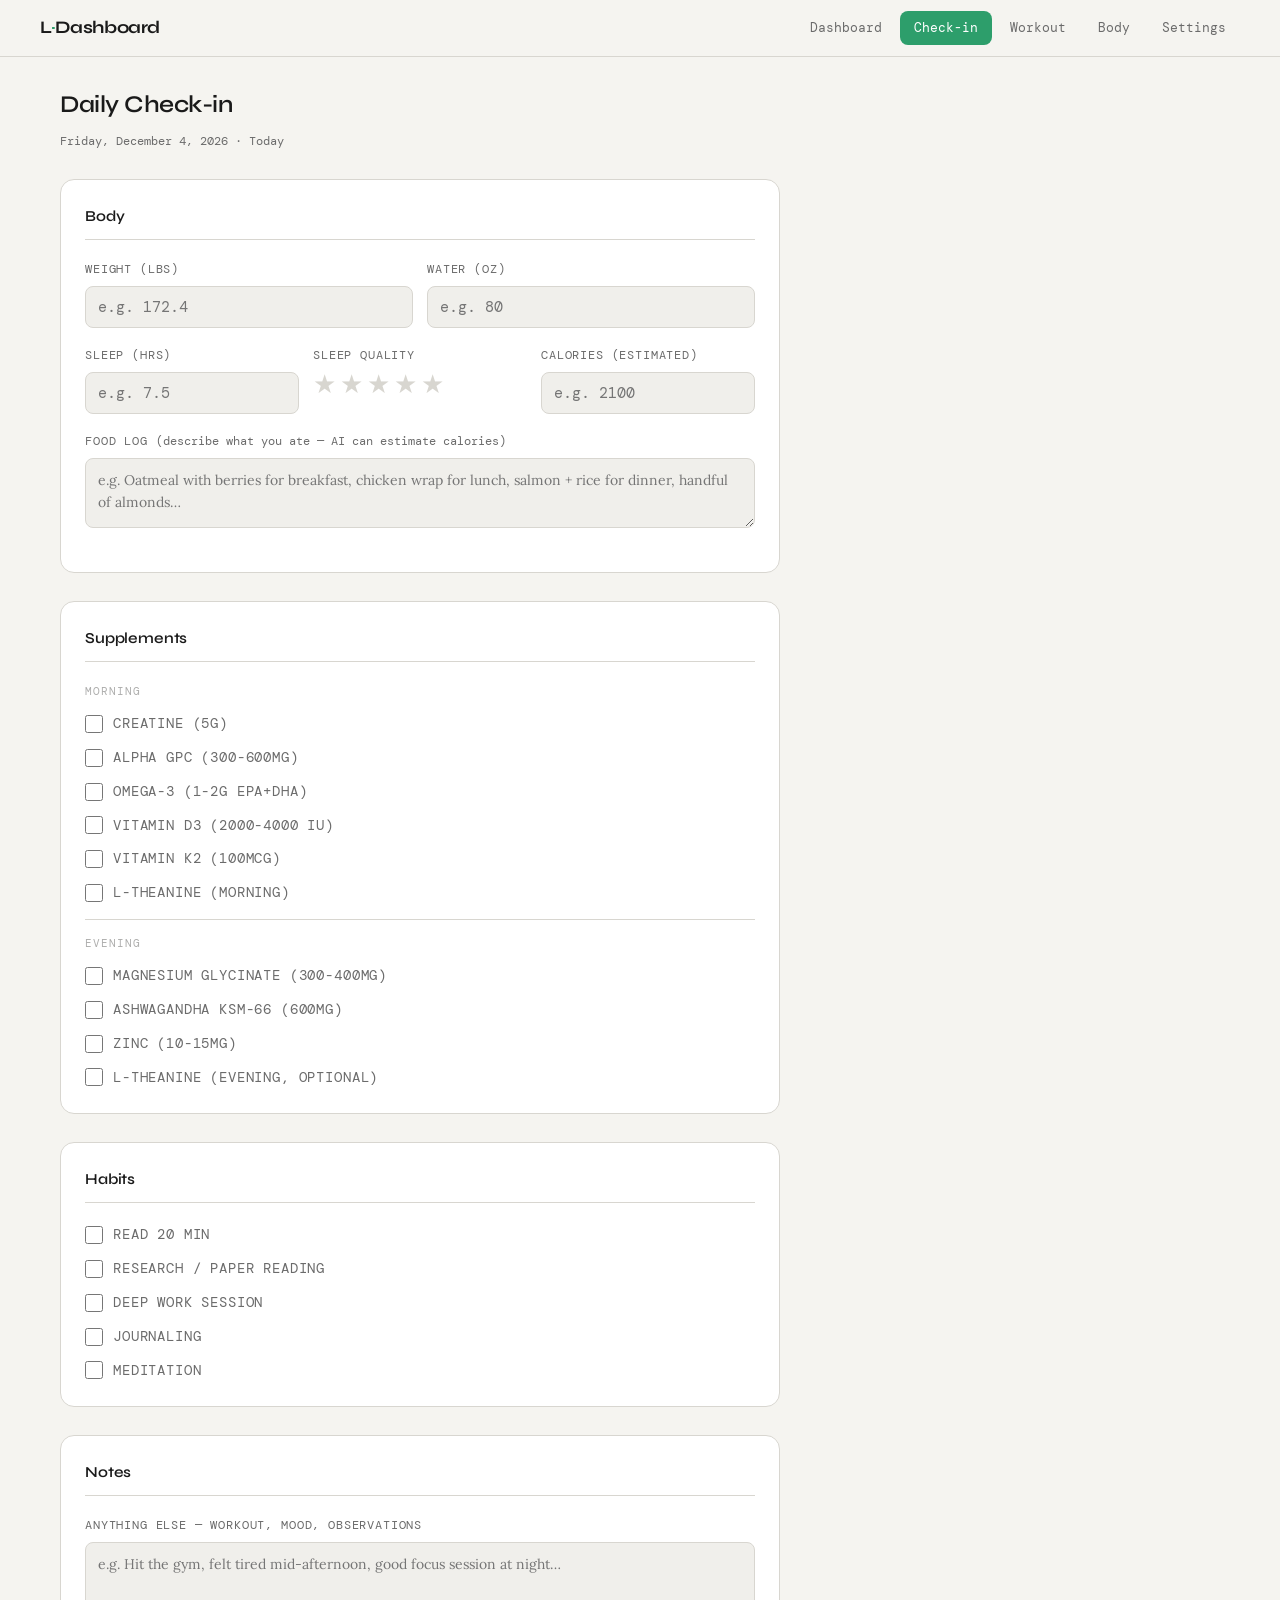
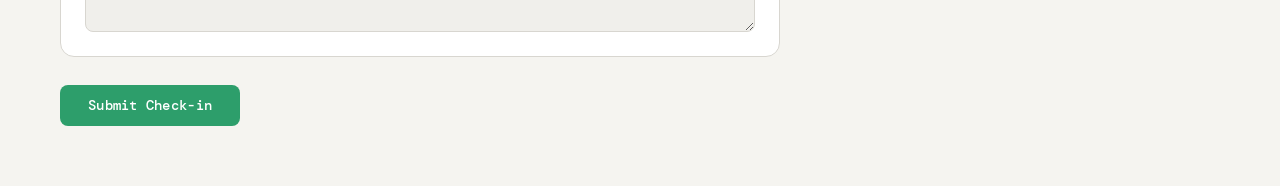
<file: checkin.html>
<!DOCTYPE html>
<html lang="en">
<head>
  <meta charset="UTF-8" />
  <meta name="viewport" content="width=device-width, initial-scale=1.0" />
  <title>Daily Check-in · L-Dashboard</title>
  <link rel="stylesheet" href="css/style.css" />
</head>
<body>

  <!-- ── Header ─────────────────────────────────────────── -->
  <header class="site-header">
    <div class="site-header__inner">
      <a class="site-header__logo" href="index.html">L<span>·</span>Dashboard</a>
      <button class="nav-hamburger" id="nav-hamburger" aria-label="Toggle menu">
        <svg width="20" height="20" viewBox="0 0 20 20" fill="currentColor">
          <rect y="3" width="20" height="2" rx="1"/>
          <rect y="9" width="20" height="2" rx="1"/>
          <rect y="15" width="20" height="2" rx="1"/>
        </svg>
      </button>
      <nav class="site-header__nav" id="site-nav">
        <a class="nav-link" href="index.html">Dashboard</a>
        <a class="nav-link active" href="checkin.html">Check-in</a>
        <a class="nav-link" href="workout.html">Workout</a>
        <a class="nav-link" href="body.html">Body</a>
        <a class="nav-link" href="settings.html">Settings</a>
      </nav>
    </div>
  </header>

  <!-- ── Main ───────────────────────────────────────────── -->
  <main class="site-main" id="checkin-root">

    <h1 class="page-title">Daily Check-in</h1>
    <p class="page-subtitle" id="checkin-date">Loading…</p>

    <!-- Form — always editable, pre-fills if entry exists -->
    <form class="checkin-form" id="checkin-form" novalidate>

      <!-- Body section -->
      <div class="form-section">
        <div class="form-section-title">Body</div>

        <div class="field-row">
          <div class="field">
            <label for="field-weight">Weight (lbs)</label>
            <input type="number" id="field-weight" name="weight" step="0.1" min="50" max="500" placeholder="e.g. 172.4" />
          </div>
          <div class="field">
            <label for="field-water">Water (oz)</label>
            <input type="number" id="field-water" name="water_oz" step="1" min="0" max="300" placeholder="e.g. 80" />
          </div>
        </div>

        <div class="field-row field-row--3">
          <div class="field">
            <label for="field-sleep">Sleep (hrs)</label>
            <input type="number" id="field-sleep" name="sleep_hrs" step="0.5" min="0" max="24" placeholder="e.g. 7.5" />
          </div>
          <div class="field">
            <label>Sleep quality</label>
            <!-- reversed so CSS :checked ~ label highlights correctly -->
            <div class="star-rating" role="group" aria-label="Sleep quality 1 to 5">
              <input type="radio" id="star-5" name="sleep_quality" value="5" />
              <label for="star-5" title="5 — Excellent">★</label>
              <input type="radio" id="star-4" name="sleep_quality" value="4" />
              <label for="star-4" title="4 — Good">★</label>
              <input type="radio" id="star-3" name="sleep_quality" value="3" />
              <label for="star-3" title="3 — OK">★</label>
              <input type="radio" id="star-2" name="sleep_quality" value="2" />
              <label for="star-2" title="2 — Poor">★</label>
              <input type="radio" id="star-1" name="sleep_quality" value="1" />
              <label for="star-1" title="1 — Terrible">★</label>
            </div>
          </div>
          <div class="field">
            <label for="field-calories">Calories (estimated)</label>
            <input type="number" id="field-calories" name="calories" step="1" min="0" max="10000" placeholder="e.g. 2100" />
          </div>
        </div>

        <!-- Food log + AI estimate -->
        <div class="field">
          <label for="field-food-log">Food log <span style="font-weight:400;text-transform:none;letter-spacing:0">(describe what you ate — AI can estimate calories)</span></label>
          <textarea id="field-food-log" name="food_log" placeholder="e.g. Oatmeal with berries for breakfast, chicken wrap for lunch, salmon + rice for dinner, handful of almonds…" style="min-height:70px;"></textarea>
          <div style="display:flex; align-items:center; gap:10px; margin-top:8px;">
            <button class="btn btn--secondary" id="ai-estimate-btn" type="button" style="display:none; font-size:0.78rem; padding:7px 14px;">Estimate with AI</button>
            <span class="card-meta" id="ai-estimate-note" style="font-size:0.72rem;"></span>
          </div>
        </div>
      </div>

      <!-- Supplements section -->
      <div class="form-section">
        <div class="form-section-title">Supplements</div>
        <div id="supplement-checks">
          <!-- rendered by app.js into morning/evening groups -->
        </div>
      </div>

      <!-- Habits section -->
      <div class="form-section">
        <div class="form-section-title">Habits</div>
        <div class="check-list" id="habit-checks">
          <!-- rendered by app.js from CONFIG.HABITS -->
        </div>
      </div>

      <!-- Notes section -->
      <div class="form-section">
        <div class="form-section-title">Notes</div>
        <div class="field">
          <label for="field-notes">Anything else — workout, mood, observations</label>
          <textarea id="field-notes" name="notes" placeholder="e.g. Hit the gym, felt tired mid-afternoon, good focus session at night…"></textarea>
        </div>
      </div>

      <!-- Submit -->
      <div style="display:flex; flex-direction:column; gap:12px;">
        <div class="submit-banner" id="result-banner"></div>
        <div>
          <button class="btn btn--primary" id="submit-btn" type="submit">Submit Check-in</button>
        </div>
      </div>

    </form>
  </main>

  <script src="config.js"></script>
  <script src="js/app.js"></script>
</body>
</html>
</file>
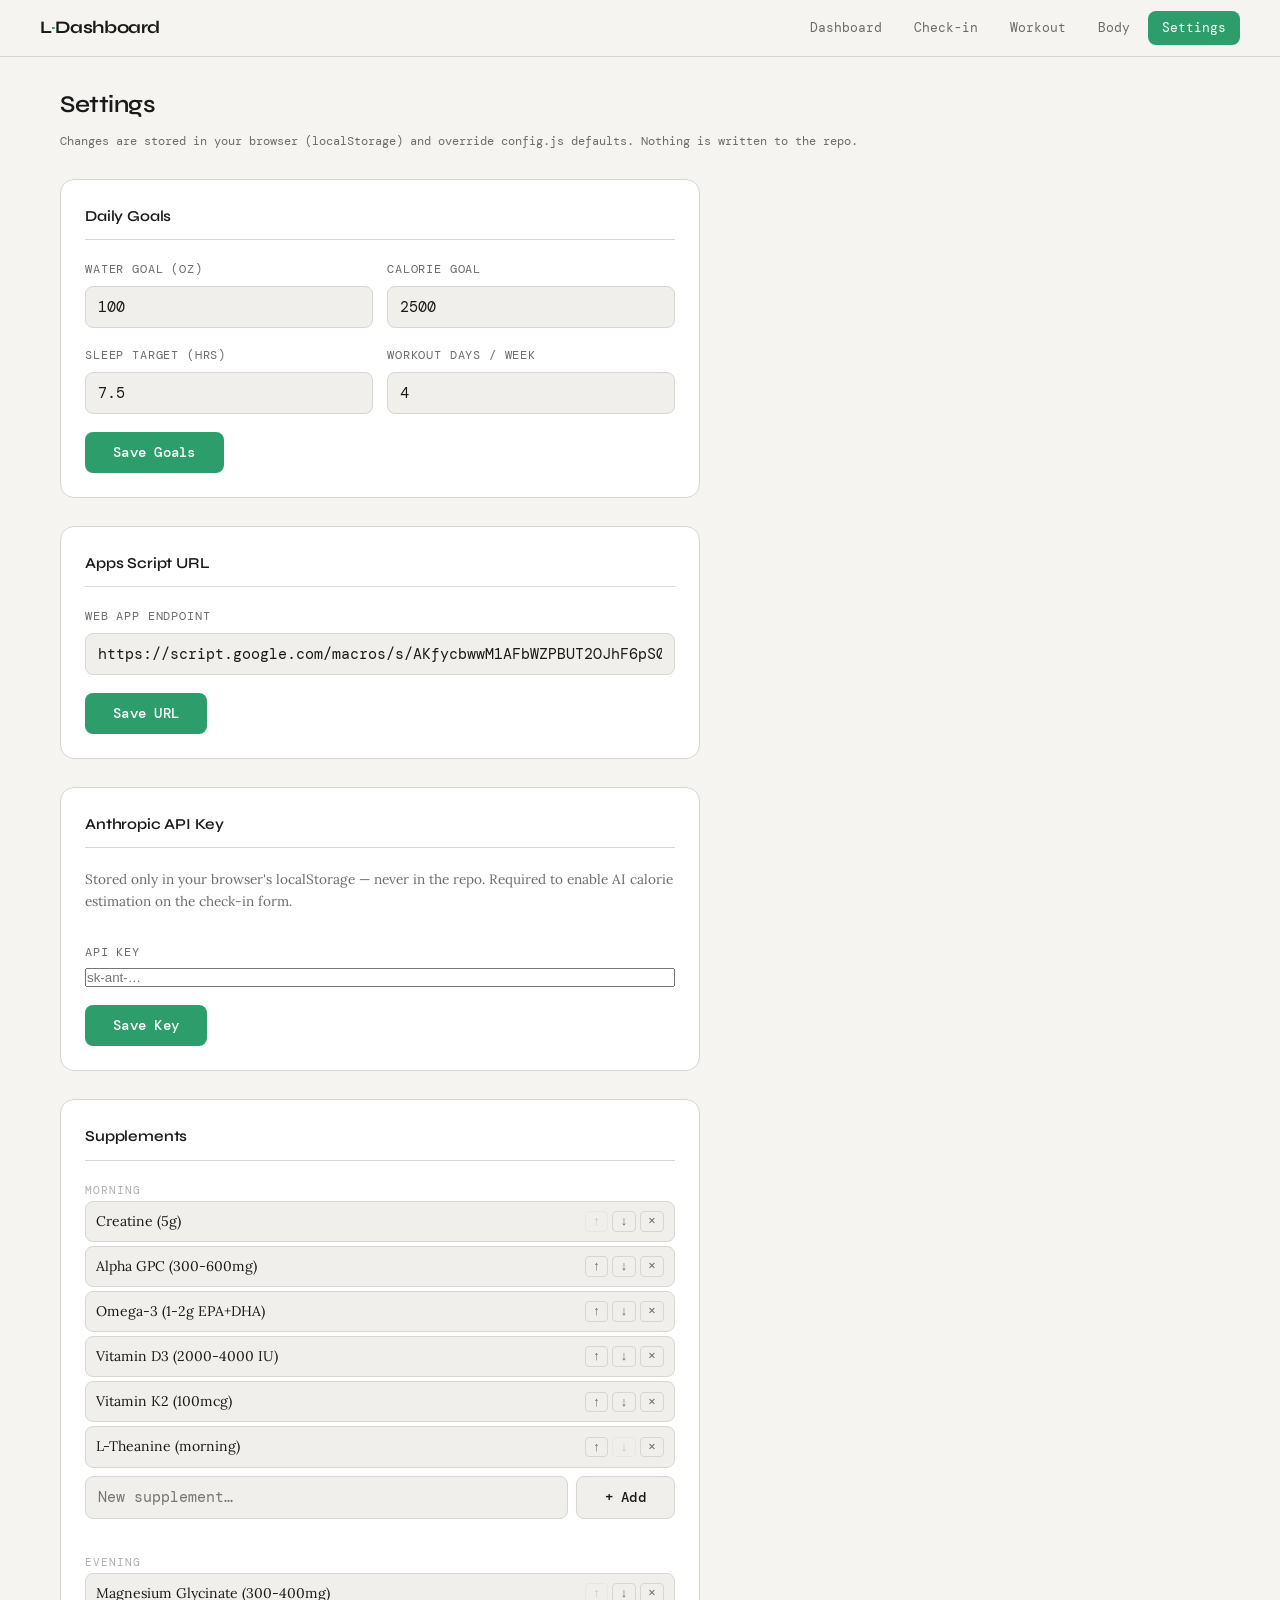
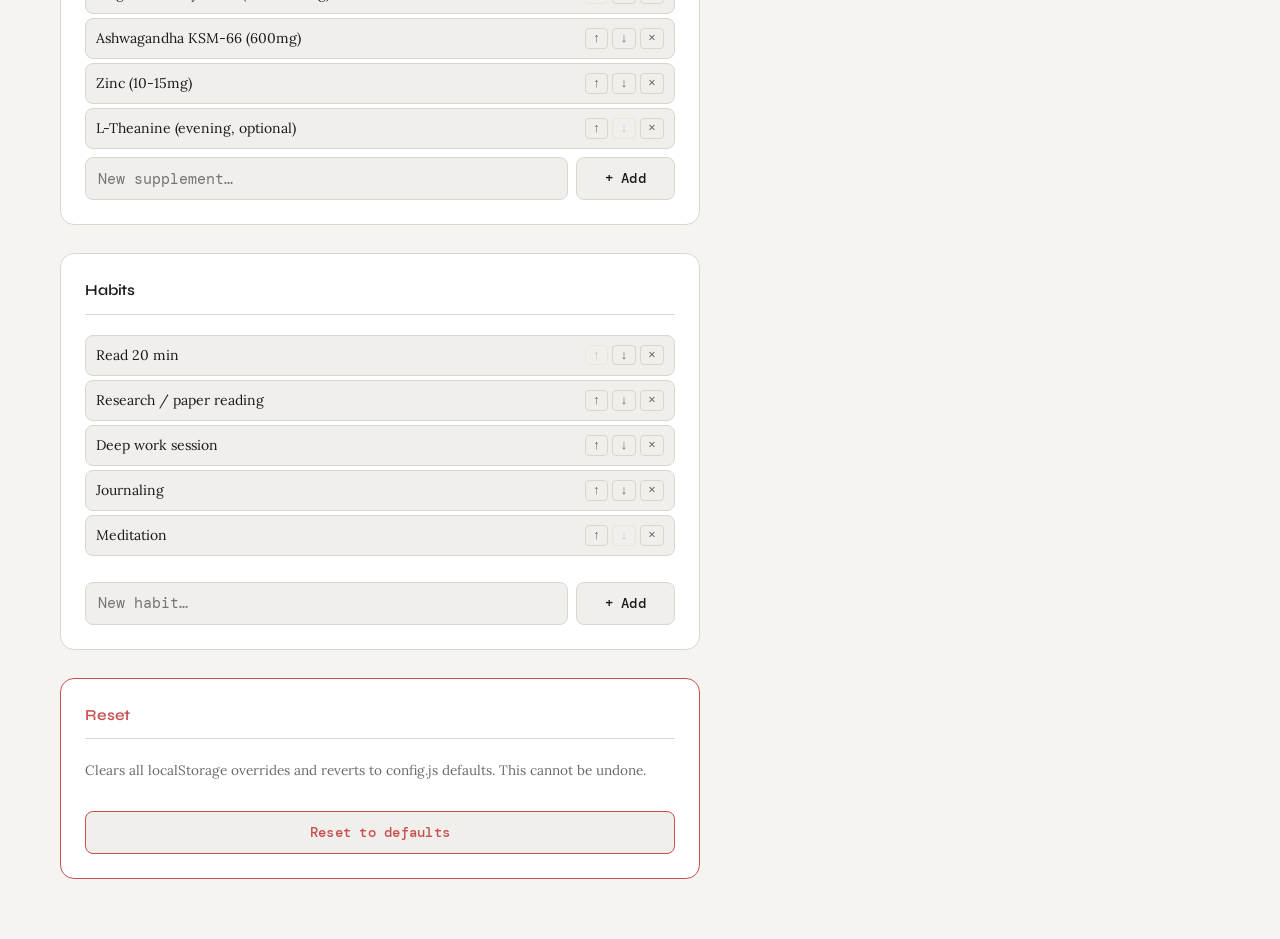
<file: settings.html>
<!DOCTYPE html>
<html lang="en">
<head>
  <meta charset="UTF-8" />
  <meta name="viewport" content="width=device-width, initial-scale=1.0" />
  <title>Settings · L-Dashboard</title>
  <link rel="stylesheet" href="css/style.css" />
</head>
<body>

  <header class="site-header">
    <div class="site-header__inner">
      <a class="site-header__logo" href="index.html">L<span>·</span>Dashboard</a>
      <button class="nav-hamburger" id="nav-hamburger" aria-label="Toggle menu">
        <svg width="20" height="20" viewBox="0 0 20 20" fill="currentColor">
          <rect y="3" width="20" height="2" rx="1"/>
          <rect y="9" width="20" height="2" rx="1"/>
          <rect y="15" width="20" height="2" rx="1"/>
        </svg>
      </button>
      <nav class="site-header__nav" id="site-nav">
        <a class="nav-link" href="index.html">Dashboard</a>
        <a class="nav-link" href="checkin.html">Check-in</a>
        <a class="nav-link" href="workout.html">Workout</a>
        <a class="nav-link" href="body.html">Body</a>
        <a class="nav-link active" href="settings.html">Settings</a>
      </nav>
    </div>
  </header>

  <main class="site-main" id="settings-root">

    <h1 class="page-title">Settings</h1>
    <p class="page-subtitle">Changes are stored in your browser (localStorage) and override config.js defaults. Nothing is written to the repo.</p>

    <div style="display:flex;flex-direction:column;gap:28px;max-width:640px;">

      <!-- Daily Goals -->
      <div class="form-section">
        <div class="form-section-title">Daily Goals</div>
        <div class="field-row">
          <div class="field">
            <label for="set-water">Water goal (oz)</label>
            <input type="number" id="set-water" min="0" max="300" step="10" />
          </div>
          <div class="field">
            <label for="set-calories">Calorie goal</label>
            <input type="number" id="set-calories" min="0" max="10000" step="50" />
          </div>
        </div>
        <div class="field-row">
          <div class="field">
            <label for="set-sleep">Sleep target (hrs)</label>
            <input type="number" id="set-sleep" min="4" max="12" step="0.5" />
          </div>
          <div class="field">
            <label for="set-workout-days">Workout days / week</label>
            <input type="number" id="set-workout-days" min="1" max="7" step="1" />
          </div>
        </div>
        <div>
          <button class="btn btn--primary" id="save-goals-btn" type="button">Save Goals</button>
          <span class="settings-confirm" id="goals-confirm"></span>
        </div>
      </div>

      <!-- Apps Script URL -->
      <div class="form-section">
        <div class="form-section-title">Apps Script URL</div>
        <div class="field">
          <label for="set-script-url">Web app endpoint</label>
          <input type="text" id="set-script-url" placeholder="https://script.google.com/macros/s/…/exec" />
        </div>
        <div>
          <button class="btn btn--primary" id="save-url-btn" type="button">Save URL</button>
          <span class="settings-confirm" id="url-confirm"></span>
        </div>
      </div>

      <!-- Anthropic API Key -->
      <div class="form-section">
        <div class="form-section-title">Anthropic API Key</div>
        <p style="font-size:0.85rem;color:var(--text-muted);margin-bottom:12px;">Stored only in your browser's localStorage — never in the repo. Required to enable AI calorie estimation on the check-in form.</p>
        <div class="field">
          <label for="set-api-key">API key</label>
          <input type="password" id="set-api-key" placeholder="sk-ant-…" autocomplete="off" />
        </div>
        <div>
          <button class="btn btn--primary" id="save-api-key-btn" type="button">Save Key</button>
          <span class="settings-confirm" id="api-key-confirm"></span>
        </div>
      </div>

      <!-- Supplements -->
      <div class="form-section">
        <div class="form-section-title">Supplements</div>

        <div class="settings-list-section">
          <div class="check-group-label">Morning</div>
          <div id="settings-supps-morning" class="settings-list"></div>
          <div class="settings-add-row">
            <input type="text" id="add-supp-morning" placeholder="New supplement…" />
            <button class="btn btn--secondary" type="button" data-group="morning" id="btn-add-supp-morning">+ Add</button>
          </div>
        </div>

        <div class="settings-list-section" style="margin-top:16px;">
          <div class="check-group-label">Evening</div>
          <div id="settings-supps-evening" class="settings-list"></div>
          <div class="settings-add-row">
            <input type="text" id="add-supp-evening" placeholder="New supplement…" />
            <button class="btn btn--secondary" type="button" data-group="evening" id="btn-add-supp-evening">+ Add</button>
          </div>
        </div>
      </div>

      <!-- Habits -->
      <div class="form-section">
        <div class="form-section-title">Habits</div>
        <div id="settings-habits" class="settings-list"></div>
        <div class="settings-add-row">
          <input type="text" id="add-habit" placeholder="New habit…" />
          <button class="btn btn--secondary" type="button" id="btn-add-habit">+ Add</button>
        </div>
      </div>

      <!-- Reset -->
      <div class="form-section" style="border-color:var(--danger);">
        <div class="form-section-title" style="color:var(--danger);">Reset</div>
        <p style="font-size:0.85rem;color:var(--text-muted);margin-bottom:12px;">Clears all localStorage overrides and reverts to config.js defaults. This cannot be undone.</p>
        <button class="btn btn--secondary" id="reset-btn" type="button" style="border-color:var(--danger);color:var(--danger);">Reset to defaults</button>
      </div>

    </div>
  </main>

  <script src="config.js"></script>
  <script src="js/app.js"></script>

</body>
</html>
</file>
<file: css/style.css>
/* ============================================================
   L-Dashboard — style.css
   Light / dark via prefers-color-scheme + CSS custom properties
   ============================================================ */

@import url('https://fonts.googleapis.com/css2?family=DM+Mono:ital,wght@0,300;0,400;0,500;1,400&family=Lora:ital,wght@0,400;0,500;1,400&family=Syne:wght@500;600;700&display=swap');

/* ── Design tokens ─────────────────────────────────────────── */
:root {
  --bg:            #F5F4F0;
  --bg-card:       #FFFFFF;
  --bg-input:      #F0EFEb;
  --text:          #1A1A1A;
  --text-muted:    #6B6B6B;
  --text-faint:    #AEAEAD;
  --border:        #D8D6D0;
  --accent:        #2D9E6B;
  --accent-dim:    #1E7A52;
  --amber:         #E8A838;
  --amber-dim:     #C48920;
  --danger:        #C94F4F;
  --radius:        8px;
  --radius-lg:     14px;
  --gap:           20px;
  --font-mono:     'DM Mono', monospace;
  --font-body:     'Lora', serif;
  --font-head:     'Syne', sans-serif;
}

@media (prefers-color-scheme: dark) {
  :root {
    --bg:          #0F1117;
    --bg-card:     #181B23;
    --bg-input:    #1E2230;
    --text:        #E8E6DF;
    --text-muted:  #9A9890;
    --text-faint:  #4A4A50;
    --border:      #2A2D38;
    --accent:      #2D9E6B;
    --accent-dim:  #24835A;
    --amber:       #E8A838;
    --amber-dim:   #C48920;
    --danger:      #E06060;
  }
}

/* ── Reset ─────────────────────────────────────────────────── */
*, *::before, *::after {
  box-sizing: border-box;
  margin: 0;
  padding: 0;
}

html {
  font-size: 16px;
  -webkit-text-size-adjust: 100%;
}

body {
  background-color: var(--bg);
  color: var(--text);
  font-family: var(--font-body);
  font-size: 0.9375rem;
  line-height: 1.65;
  min-height: 100vh;
}

a {
  color: var(--accent);
  text-decoration: none;
}

a:hover {
  text-decoration: underline;
}

img, svg {
  display: block;
  max-width: 100%;
}

/* ── Layout ────────────────────────────────────────────────── */
.site-header {
  border-bottom: 1px solid var(--border);
  padding: 0 var(--gap);
}

.site-header__inner {
  max-width: 1200px;
  margin: 0 auto;
  display: flex;
  align-items: center;
  justify-content: space-between;
  height: 56px;
  gap: 16px;
}

.site-header__logo {
  font-family: var(--font-head);
  font-weight: 700;
  font-size: 1.1rem;
  letter-spacing: -0.02em;
  color: var(--text);
}

.site-header__logo span {
  color: var(--accent);
}

.site-header__nav {
  display: flex;
  gap: 4px;
}

.nav-link {
  font-family: var(--font-mono);
  font-size: 0.8rem;
  padding: 6px 14px;
  border-radius: var(--radius);
  color: var(--text-muted);
  transition: background 0.15s, color 0.15s;
}

.nav-link:hover {
  background: var(--bg-input);
  color: var(--text);
  text-decoration: none;
}

.nav-link.active {
  background: var(--accent);
  color: #fff;
}

.site-main {
  max-width: 1200px;
  margin: 0 auto;
  padding: 28px var(--gap) 60px;
}

/* ── Page title ────────────────────────────────────────────── */
.page-title {
  font-family: var(--font-head);
  font-weight: 600;
  font-size: 1.5rem;
  letter-spacing: -0.02em;
  margin-bottom: 6px;
}

.page-subtitle {
  font-family: var(--font-mono);
  font-size: 0.78rem;
  color: var(--text-muted);
  margin-bottom: 28px;
}

/* ── Cards ─────────────────────────────────────────────────── */
.card {
  background: var(--bg-card);
  border: 1px solid var(--border);
  border-radius: var(--radius-lg);
  padding: 20px;
}

.card-label {
  font-family: var(--font-mono);
  font-size: 0.72rem;
  text-transform: uppercase;
  letter-spacing: 0.08em;
  color: var(--text-muted);
  margin-bottom: 8px;
}

.card-value {
  font-family: var(--font-mono);
  font-size: 2rem;
  font-weight: 500;
  line-height: 1.1;
  color: var(--text);
}

.card-value--sm {
  font-size: 1.4rem;
}

.card-meta {
  font-family: var(--font-mono);
  font-size: 0.75rem;
  color: var(--text-muted);
  margin-top: 6px;
}

.delta {
  font-size: 0.8rem;
  margin-left: 6px;
}

.delta--up   { color: var(--danger); }
.delta--down { color: var(--accent); }
.delta--flat { color: var(--text-faint); }

/* ── Summary grid ──────────────────────────────────────────── */
.summary-grid {
  display: grid;
  grid-template-columns: repeat(2, 1fr);
  gap: var(--gap);
  margin-bottom: 32px;
}

@media (min-width: 600px) {
  .summary-grid {
    grid-template-columns: repeat(3, 1fr);
  }
}

@media (min-width: 960px) {
  .summary-grid {
    grid-template-columns: repeat(6, 1fr);
  }
}

/* ── Progress bar ──────────────────────────────────────────── */
.progress-wrap {
  margin-top: 10px;
}

.progress-bar {
  height: 4px;
  background: var(--border);
  border-radius: 99px;
  overflow: hidden;
}

.progress-bar__fill {
  height: 100%;
  background: var(--accent);
  border-radius: 99px;
  transition: width 0.6s ease;
}

.progress-bar__fill--amber {
  background: var(--amber);
}

/* ── Section headers ───────────────────────────────────────── */
.section-header {
  display: flex;
  align-items: baseline;
  gap: 10px;
  margin-bottom: 16px;
}

.section-title {
  font-family: var(--font-head);
  font-weight: 600;
  font-size: 1rem;
  letter-spacing: -0.01em;
}

.section-hint {
  font-family: var(--font-mono);
  font-size: 0.72rem;
  color: var(--text-faint);
}

/* ── Charts grid ───────────────────────────────────────────── */
.charts-grid {
  display: grid;
  grid-template-columns: 1fr;
  gap: var(--gap);
  margin-bottom: 32px;
}

@media (min-width: 720px) {
  .charts-grid {
    grid-template-columns: repeat(2, 1fr);
  }
}

.chart-card {
  background: var(--bg-card);
  border: 1px solid var(--border);
  border-radius: var(--radius-lg);
  padding: 20px;
}

.chart-card canvas {
  display: block;
  width: 100% !important;
  height: 180px !important;
}

/* ── Supplements status ────────────────────────────────────── */
.supplements-grid {
  display: flex;
  flex-wrap: wrap;
  gap: 10px;
  margin-top: 4px;
}

.supp-badge {
  font-family: var(--font-mono);
  font-size: 0.78rem;
  padding: 5px 12px;
  border-radius: 99px;
  border: 1px solid var(--border);
  cursor: pointer;
  transition: background 0.15s, border-color 0.15s, color 0.15s;
  background: var(--bg-input);
  color: var(--text-muted);
  user-select: none;
}

.supp-badge.taken {
  background: color-mix(in srgb, var(--accent) 15%, transparent);
  border-color: var(--accent);
  color: var(--accent);
}

.supp-badge:hover {
  border-color: var(--accent);
}

/* ── Coming soon card ──────────────────────────────────────── */
.coming-soon-card {
  border-style: dashed;
  display: flex;
  align-items: center;
  justify-content: center;
  min-height: 100px;
  color: var(--text-faint);
  font-family: var(--font-mono);
  font-size: 0.8rem;
  letter-spacing: 0.05em;
}

/* ── Status pill ───────────────────────────────────────────── */
.pill {
  display: inline-flex;
  align-items: center;
  gap: 5px;
  font-family: var(--font-mono);
  font-size: 0.72rem;
  padding: 3px 10px;
  border-radius: 99px;
  border: 1px solid transparent;
}

.pill--green  { background: color-mix(in srgb, var(--accent) 15%, transparent); border-color: var(--accent); color: var(--accent); }
.pill--amber  { background: color-mix(in srgb, var(--amber) 15%, transparent);  border-color: var(--amber);  color: var(--amber);  }
.pill--grey   { background: var(--bg-input); border-color: var(--border); color: var(--text-muted); }

/* ── Loading / error states ────────────────────────────────── */
.state-loading,
.state-error {
  font-family: var(--font-mono);
  font-size: 0.8rem;
  color: var(--text-faint);
  padding: 8px 0;
}

.state-error { color: var(--danger); }

/* ── Check-in form ─────────────────────────────────────────── */
.checkin-form {
  display: flex;
  flex-direction: column;
  gap: 28px;
  max-width: 720px;
}

.form-section {
  background: var(--bg-card);
  border: 1px solid var(--border);
  border-radius: var(--radius-lg);
  padding: 24px;
  display: flex;
  flex-direction: column;
  gap: 18px;
}

.form-section-title {
  font-family: var(--font-head);
  font-weight: 600;
  font-size: 0.95rem;
  letter-spacing: -0.01em;
  padding-bottom: 10px;
  border-bottom: 1px solid var(--border);
  margin-bottom: 2px;
}

.field {
  display: flex;
  flex-direction: column;
  gap: 6px;
}

.field-row {
  display: grid;
  grid-template-columns: 1fr 1fr;
  gap: 14px;
}

@media (min-width: 560px) {
  .field-row--3 {
    grid-template-columns: repeat(3, 1fr);
  }
}

label {
  font-family: var(--font-mono);
  font-size: 0.75rem;
  text-transform: uppercase;
  letter-spacing: 0.07em;
  color: var(--text-muted);
}

input[type="number"],
input[type="text"],
textarea {
  background: var(--bg-input);
  border: 1px solid var(--border);
  border-radius: var(--radius);
  color: var(--text);
  font-family: var(--font-mono);
  font-size: 0.95rem;
  padding: 10px 12px;
  width: 100%;
  outline: none;
  transition: border-color 0.15s;
  -moz-appearance: textfield;
}

input[type="number"]::-webkit-inner-spin-button,
input[type="number"]::-webkit-outer-spin-button {
  -webkit-appearance: none;
}

input[type="number"]:focus,
input[type="text"]:focus,
textarea:focus {
  border-color: var(--accent);
}

textarea {
  resize: vertical;
  min-height: 90px;
  font-size: 0.875rem;
  font-family: var(--font-body);
  line-height: 1.6;
}

/* ── Star rating ───────────────────────────────────────────── */
.star-rating {
  display: flex;
  gap: 4px;
  flex-direction: row-reverse;
  justify-content: flex-end;
}

.star-rating input {
  display: none;
}

.star-rating label {
  font-size: 1.6rem;
  cursor: pointer;
  color: var(--border);
  letter-spacing: 0;
  text-transform: none;
  transition: color 0.12s;
  padding: 0;
  line-height: 1;
}

.star-rating input:checked ~ label,
.star-rating label:hover,
.star-rating label:hover ~ label {
  color: var(--amber);
}

/* ── Checkboxes ────────────────────────────────────────────── */
.check-list {
  display: flex;
  flex-direction: column;
  gap: 10px;
}

.check-item {
  display: flex;
  align-items: center;
  gap: 10px;
  cursor: pointer;
}

.check-item input[type="checkbox"] {
  width: 18px;
  height: 18px;
  accent-color: var(--accent);
  cursor: pointer;
  flex-shrink: 0;
}

.check-item span {
  font-size: 0.9rem;
}

/* ── Submit button ─────────────────────────────────────────── */
.btn {
  font-family: var(--font-mono);
  font-size: 0.85rem;
  font-weight: 500;
  padding: 12px 28px;
  border-radius: var(--radius);
  border: none;
  cursor: pointer;
  transition: background 0.15s, opacity 0.15s;
  letter-spacing: 0.02em;
}

.btn--primary {
  background: var(--accent);
  color: #fff;
}

.btn--primary:hover {
  background: var(--accent-dim);
}

.btn--primary:disabled {
  opacity: 0.45;
  cursor: not-allowed;
}

.btn--secondary {
  background: var(--bg-input);
  color: var(--text);
  border: 1px solid var(--border);
}

.btn--secondary:hover {
  border-color: var(--accent);
  color: var(--accent);
}

/* ── Submission banner ─────────────────────────────────────── */
.submit-banner {
  display: none;
  align-items: center;
  gap: 10px;
  padding: 14px 18px;
  border-radius: var(--radius);
  font-family: var(--font-mono);
  font-size: 0.82rem;
  border: 1px solid var(--border);
}

.submit-banner.visible { display: flex; }

.submit-banner--success {
  background: color-mix(in srgb, var(--accent) 12%, transparent);
  border-color: var(--accent);
  color: var(--accent);
}

.submit-banner--info {
  background: color-mix(in srgb, var(--amber) 12%, transparent);
  border-color: var(--amber);
  color: var(--amber);
}

.submit-banner--error {
  background: color-mix(in srgb, var(--danger) 12%, transparent);
  border-color: var(--danger);
  color: var(--danger);
}

/* ── Already-submitted notice ──────────────────────────────── */
.already-submitted-bar {
  display: none;
  align-items: center;
  justify-content: space-between;
  gap: 12px;
  padding: 12px 16px;
  border-radius: var(--radius);
  background: color-mix(in srgb, var(--amber) 12%, transparent);
  border: 1px solid var(--amber);
  font-family: var(--font-mono);
  font-size: 0.8rem;
  color: var(--amber);
  margin-bottom: 4px;
}

.already-submitted-bar.visible { display: flex; }

/* ── Habit heatmap bars (dashboard) ────────────────────────── */
.habit-bar-grid {
  display: flex;
  flex-direction: column;
  gap: 8px;
  margin-top: 4px;
}

.habit-bar-row {
  display: flex;
  align-items: center;
  gap: 10px;
}

.habit-bar-label {
  font-family: var(--font-mono);
  font-size: 0.72rem;
  color: var(--text-muted);
  min-width: 150px;
  white-space: nowrap;
  overflow: hidden;
  text-overflow: ellipsis;
}

.habit-bar-track {
  flex: 1;
  height: 6px;
  background: var(--border);
  border-radius: 99px;
  overflow: hidden;
}

.habit-bar-fill {
  height: 100%;
  background: var(--accent);
  border-radius: 99px;
}

.habit-bar-pct {
  font-family: var(--font-mono);
  font-size: 0.7rem;
  color: var(--text-faint);
  min-width: 32px;
  text-align: right;
}

/* ── Supplement check groups ───────────────────────────────── */
.check-group {
  display: flex;
  flex-direction: column;
  gap: 10px;
}

.check-group + .check-group {
  margin-top: 14px;
  padding-top: 14px;
  border-top: 1px solid var(--border);
}

.check-group-label {
  font-family: var(--font-mono);
  font-size: 0.7rem;
  text-transform: uppercase;
  letter-spacing: 0.09em;
  color: var(--text-faint);
  margin-bottom: 2px;
}

/* ── Calendar ──────────────────────────────────────────────── */
.cal-grid {
  display: flex;
  flex-wrap: wrap;
  gap: 28px;
}

.cal-month {
  min-width: 196px;
}

.cal-month-label {
  font-family: var(--font-mono);
  font-size: 0.75rem;
  color: var(--text-muted);
  margin-bottom: 8px;
  text-transform: uppercase;
  letter-spacing: 0.07em;
}

.cal-week-row {
  display: grid;
  grid-template-columns: repeat(7, 26px);
  gap: 2px;
  margin-bottom: 4px;
}

.cal-dow {
  font-family: var(--font-mono);
  font-size: 0.65rem;
  color: var(--text-faint);
  text-align: center;
  line-height: 26px;
}

.cal-days {
  display: grid;
  grid-template-columns: repeat(7, 26px);
  gap: 2px;
}

.cal-cell {
  width: 26px;
  height: 26px;
  border-radius: 5px;
  display: flex;
  align-items: center;
  justify-content: center;
  font-family: var(--font-mono);
  font-size: 0.68rem;
  color: var(--text-muted);
  background: var(--bg-input);
  border: 1px solid transparent;
  text-decoration: none;
  transition: background 0.12s, border-color 0.12s, color 0.12s;
  cursor: pointer;
}

.cal-cell:hover {
  border-color: var(--accent);
  color: var(--accent);
  text-decoration: none;
}

.cal-cell--empty {
  background: transparent;
  cursor: default;
  pointer-events: none;
}

.cal-cell--filled {
  background: color-mix(in srgb, var(--accent) 22%, transparent);
  color: var(--accent);
  border-color: color-mix(in srgb, var(--accent) 40%, transparent);
}

.cal-cell--today {
  border-color: var(--accent);
  font-weight: 500;
  color: var(--accent);
}

.cal-cell--future {
  opacity: 0.25;
  pointer-events: none;
}

/* ── Nav hamburger (mobile) ────────────────────────────────── */
.nav-hamburger {
  display: none;
  background: none;
  border: none;
  cursor: pointer;
  padding: 4px;
  color: var(--text);
  align-items: center;
  justify-content: center;
  border-radius: var(--radius);
}

@media (max-width: 660px) {
  .nav-hamburger {
    display: flex;
  }
  .site-header {
    position: relative;
  }
  .site-header__nav {
    display: none;
    position: absolute;
    top: 56px;
    left: 0;
    right: 0;
    background: var(--bg-card);
    border-bottom: 1px solid var(--border);
    padding: 10px var(--gap);
    flex-direction: column;
    gap: 2px;
    z-index: 100;
    box-shadow: 0 6px 20px rgba(0, 0, 0, 0.12);
  }
  .site-header__nav.open {
    display: flex;
  }
  .nav-link.active {
    width: fit-content;
  }
}

/* ── summary-grid 4-col variant ────────────────────────────── */
.summary-grid--4 {
  grid-template-columns: repeat(2, 1fr);
}

@media (min-width: 720px) {
  .summary-grid--4 {
    grid-template-columns: repeat(4, 1fr);
  }
}

/* ── Select input ──────────────────────────────────────────── */
.select-input {
  background:    var(--bg-input);
  border:        1px solid var(--border);
  border-radius: var(--radius);
  color:         var(--text);
  font-family:   var(--font-mono);
  font-size:     0.95rem;
  padding:       10px 12px;
  width:         100%;
  outline:       none;
  cursor:        pointer;
  transition:    border-color 0.15s;
  appearance:    none;
}

.select-input:focus {
  border-color: var(--accent);
}

input[type="date"] {
  background:    var(--bg-input);
  border:        1px solid var(--border);
  border-radius: var(--radius);
  color:         var(--text);
  font-family:   var(--font-mono);
  font-size:     0.95rem;
  padding:       10px 12px;
  width:         100%;
  outline:       none;
  transition:    border-color 0.15s;
}

input[type="date"]:focus {
  border-color: var(--accent);
}

/* ── Exercise row (workout form) ───────────────────────────── */
.exercise-row {
  display:     grid;
  grid-template-columns: 1fr 60px 110px 32px;
  gap:         8px;
  align-items: center;
}

@media (max-width: 500px) {
  .exercise-row {
    grid-template-columns: 1fr 50px 80px 32px;
  }
}

/* ── Muscle group grid ─────────────────────────────────────── */
.muscle-grid {
  display:   flex;
  flex-wrap: wrap;
  gap:       10px 20px;
}

/* ── Icon button ───────────────────────────────────────────── */
.btn--icon {
  background:    none;
  border:        1px solid var(--border);
  border-radius: 4px;
  color:         var(--text-muted);
  cursor:        pointer;
  font-family:   var(--font-mono);
  font-size:     0.8rem;
  padding:       3px 7px;
  line-height:   1;
  transition:    border-color 0.12s, color 0.12s;
  white-space:   nowrap;
}

.btn--icon:hover:not(:disabled) {
  border-color: var(--accent);
  color:        var(--accent);
}

.btn--icon--remove:hover {
  border-color: var(--danger) !important;
  color:        var(--danger) !important;
}

.btn--icon:disabled {
  opacity: 0.3;
  cursor:  not-allowed;
}

/* ── Workout history table ─────────────────────────────────── */
.workout-table {
  width:           100%;
  border-collapse: collapse;
  font-family:     var(--font-mono);
  font-size:       0.78rem;
}

.workout-table th {
  text-align:   left;
  padding:      8px 12px;
  color:        var(--text-muted);
  font-weight:  400;
  border-bottom: 1px solid var(--border);
  white-space:  nowrap;
}

.workout-table td {
  padding:       8px 12px;
  border-bottom: 1px solid var(--border);
  vertical-align: top;
}

.workout-table tbody tr:last-child td {
  border-bottom: none;
}

.workout-table .notes-cell {
  color:      var(--text-muted);
  font-size:  0.72rem;
  max-width:  200px;
}

.workout-row--strength  { border-left: 3px solid var(--accent); }
.workout-row--cardio    { border-left: 3px solid var(--amber); }
.workout-row--hiit      { border-left: 3px solid var(--danger); }
.workout-row--mobility  { border-left: 3px solid var(--text-faint); }
.workout-row--sport     { border-left: 3px solid #5B9BD5; }
.workout-row--other     { border-left: 3px solid var(--border); }

/* ── Measurement toggles (body comp) ──────────────────────── */
.measurement-toggles {
  display:   flex;
  flex-wrap: wrap;
  gap:       6px;
  margin-bottom: 10px;
}

.measure-toggle {
  font-family:    var(--font-mono);
  font-size:      0.7rem;
  padding:        3px 10px;
  border-radius:  99px;
  border:         1px solid var(--border);
  cursor:         pointer;
  background:     var(--bg-input);
  color:          var(--text-faint);
  user-select:    none;
  transition:     border-color 0.12s, color 0.12s, background 0.12s;
}

/* ── Settings list ─────────────────────────────────────────── */
.settings-list {
  display:        flex;
  flex-direction: column;
  gap:            4px;
}

.settings-list-section {
  display:        flex;
  flex-direction: column;
  gap:            0;
}

.settings-list-item {
  display:     flex;
  align-items: center;
  gap:         10px;
  padding:     8px 10px;
  background:  var(--bg-input);
  border:      1px solid var(--border);
  border-radius: var(--radius);
  font-size:   0.875rem;
}

.settings-list-item__name {
  flex: 1;
}

.settings-list-item__controls {
  display: flex;
  gap:     4px;
}

.settings-add-row {
  display:    flex;
  gap:        8px;
  margin-top: 8px;
}

.settings-add-row input {
  flex: 1;
}

.settings-confirm {
  font-family: var(--font-mono);
  font-size:   0.75rem;
  color:       var(--accent);
  margin-left: 12px;
  opacity:     0;
  transition:  opacity 0.3s;
}

.settings-confirm.visible {
  opacity: 1;
}

/* ── Skeleton loader ───────────────────────────────────────── */
@keyframes shimmer {
  0%   { background-position: -400px 0; }
  100% { background-position: 400px 0; }
}

.skeleton {
  background: linear-gradient(90deg, var(--border) 25%, var(--bg-input) 50%, var(--border) 75%);
  background-size: 800px 100%;
  animation: shimmer 1.4s infinite;
  border-radius: 4px;
}

.skeleton-text {
  height: 1.2em;
  width: 60%;
}

.skeleton-value {
  height: 2rem;
  width: 40%;
  margin-top: 6px;
}
</file>
